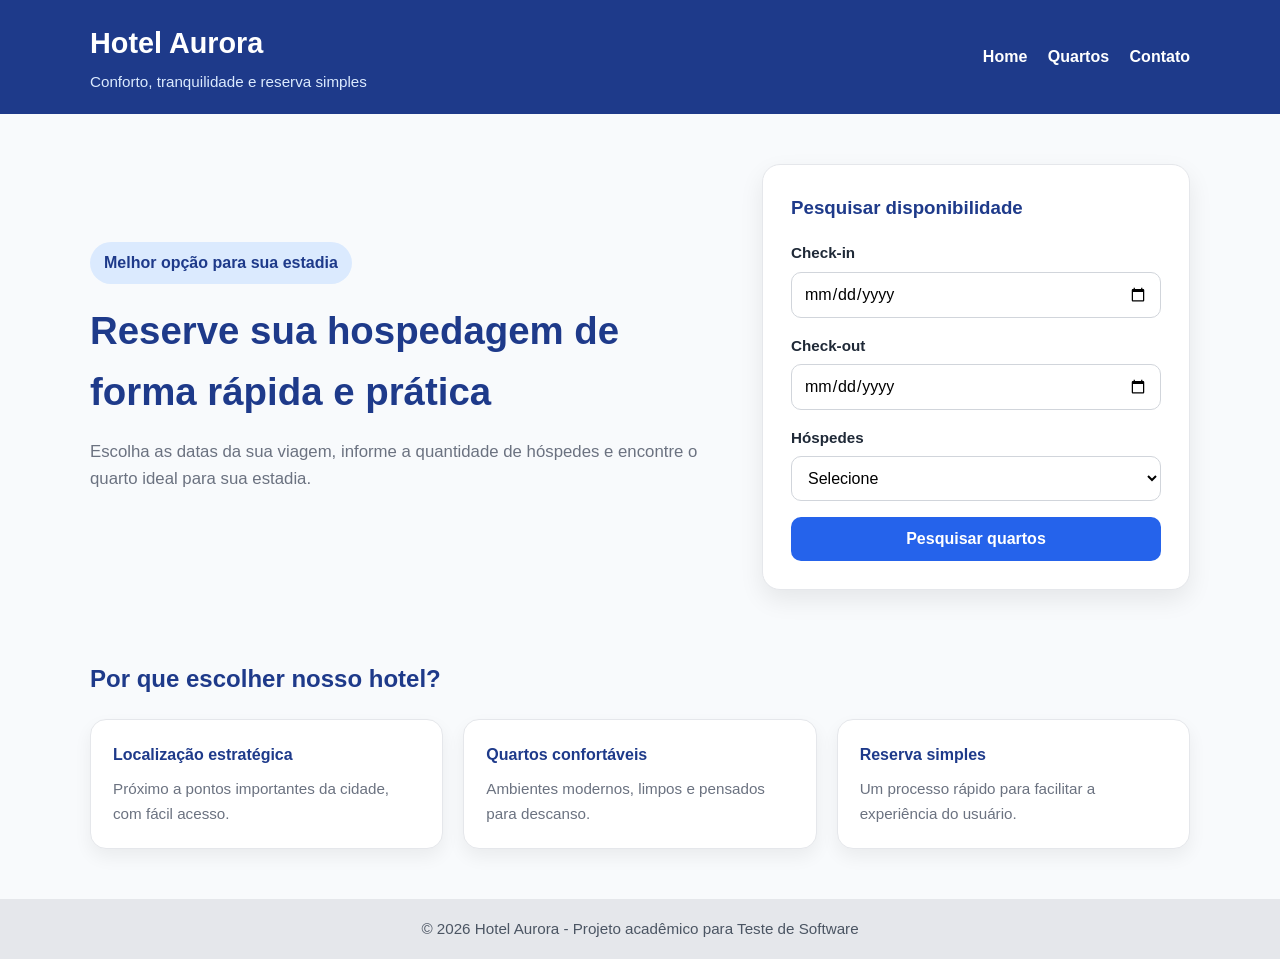
<file: app/index.html>
<!DOCTYPE html>
<html lang="pt-BR">
<head>
  <meta charset="UTF-8" />
  <meta name="viewport" content="width=device-width, initial-scale=1.0" />
  <title>Hotel Aurora | Reserva de Hotel</title>
  <link rel="stylesheet" href="../app/css/index.css">
</head>
<body>
  <header>
    <div class="container topbar">
      <div class="brand">
        <h1>Hotel Aurora</h1>
        <p>Conforto, tranquilidade e reserva simples</p>
      </div>

      <nav>
        <a href="index.html">Home</a>
        <a href="quartos.html">Quartos</a>
        <a href="contato.html">Contato</a>
      </nav>
    </div>
  </header>

  <main class="container">
    <section class="hero">
      <div class="hero-text">
        <span class="badge">Melhor opção para sua estadia</span>
        <h2>Reserve sua hospedagem de forma rápida e prática</h2>
        <p>
          Escolha as datas da sua viagem, informe a quantidade de hóspedes e encontre
          o quarto ideal para sua estadia.
        </p>
      </div>

      <div class="hero-card">
        <h3>Pesquisar disponibilidade</h3>

        <form id="formBusca">
          <div class="form-group">
            <label for="checkin">Check-in</label>
            <input type="date" id="checkin" name="checkin" />
          </div>

          <div class="form-group">
            <label for="checkout">Check-out</label>
            <input type="date" id="checkout" name="checkout" />
          </div>

          <div class="form-group">
            <label for="hospedes">Hóspedes</label>
            <select id="hospedes" name="hospedes">
              <option value="">Selecione</option>
              <option value="1">1 hóspede</option>
              <option value="2">2 hóspedes</option>
              <option value="3">3 hóspedes</option>
              <option value="4">4 hóspedes</option>
            </select>
          </div>

          <button type="submit" class="btn" id="btn-pesquisar">
            Pesquisar quartos
          </button>

          <div id="msgErro" class="message error"></div>
          <div id="msgSucesso" class="message success"></div>
        </form>
      </div>
    </section>

    <section class="section">
      <h2 style="color: var(--primary); margin-bottom: 10px;">Por que escolher nosso hotel?</h2>
      <div class="features">
        <article class="feature">
          <h4>Localização estratégica</h4>
          <p>Próximo a pontos importantes da cidade, com fácil acesso.</p>
        </article>

        <article class="feature">
          <h4>Quartos confortáveis</h4>
          <p>Ambientes modernos, limpos e pensados para descanso.</p>
        </article>

        <article class="feature">
          <h4>Reserva simples</h4>
          <p>Um processo rápido para facilitar a experiência do usuário.</p>
        </article>
      </div>
    </section>
  </main>

  <footer>
    <p>© 2026 Hotel Aurora - Projeto acadêmico para Teste de Software</p>
  </footer>
  
  <script src="../app/js/index.js"></script>
</body>
</html>
</file>
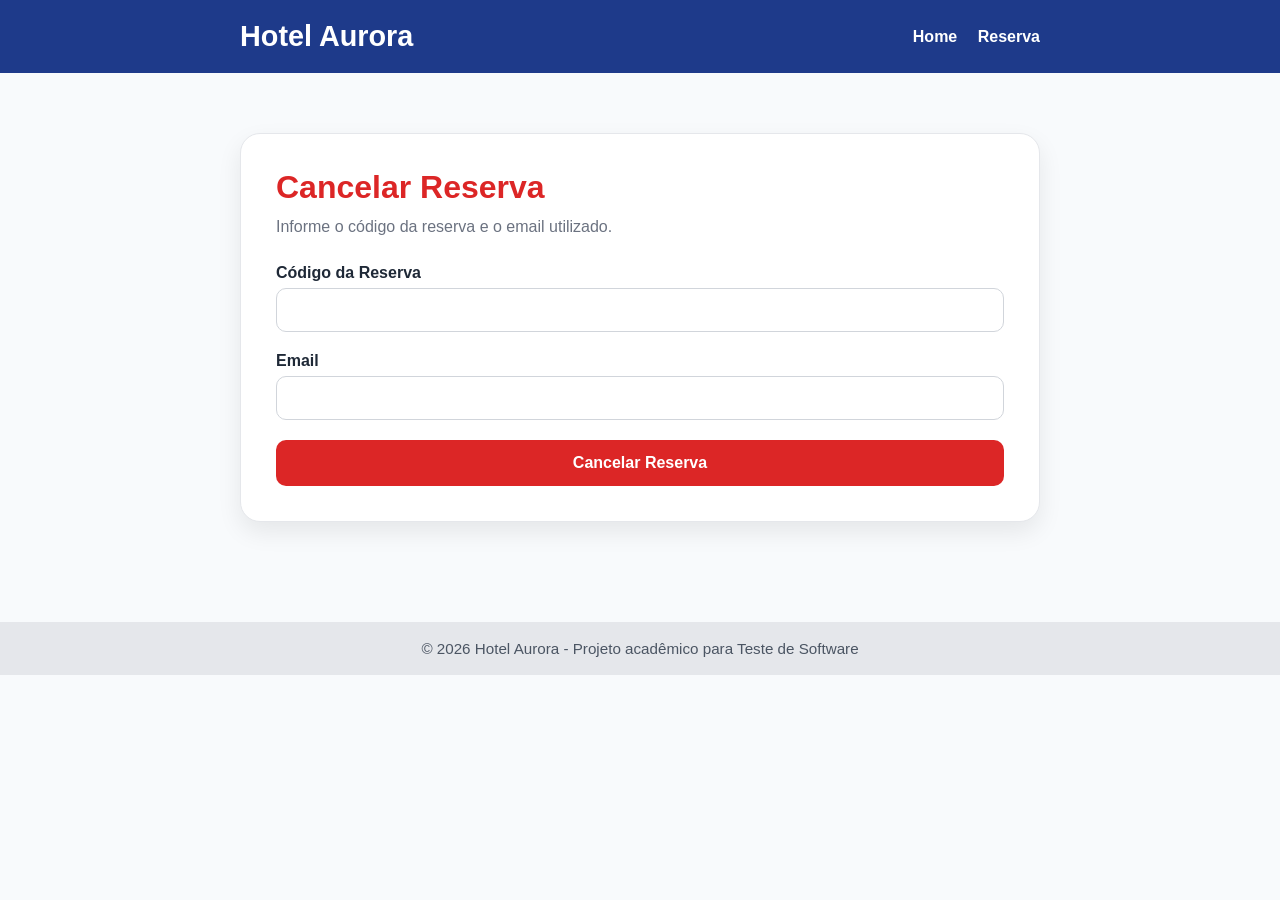
<file: app/cancelamento.html>
<!DOCTYPE html>
<html lang="pt-BR">
<head>
  <meta charset="UTF-8">
  <meta name="viewport" content="width=device-width, initial-scale=1.0">
  <title>Cancelar Reserva | Hotel Aurora</title>
  <link rel="stylesheet" href="../app/css/cancelamento.css">
</head>

<body>

<header>
  <div class="container topbar">

    <div class="brand">
      <h1>Hotel Aurora</h1>
    </div>

    <nav>
      <a href="index.html">Home</a>
      <a href="confirmacao.html">Reserva</a>
    </nav>

  </div>
</header>

<main class="container">

  <section class="cancel-section">

    <div class="cancel-card">

      <h2>Cancelar Reserva</h2>

      <p>
        Informe o código da reserva e o email utilizado.
      </p>

      <form id="formCancelamento">

        <div class="form-group">
          <label for="codigo">Código da Reserva</label>
          <input type="text" id="codigo">
        </div>

        <div class="form-group">
          <label for="email">Email</label>
          <input type="email" id="email">
        </div>

        <button type="submit" class="btn btn-danger">
          Cancelar Reserva
        </button>

        <div id="msgErro" class="message error"></div>
        <div id="msgSucesso" class="message success"></div>

      </form>

    </div>

  </section>

</main>

<footer>
  <p>© 2026 Hotel Aurora - Projeto acadêmico para Teste de Software</p>
</footer>

<script src="../app/js/cancelamento.js"></script>
</body>
</html>
</file>
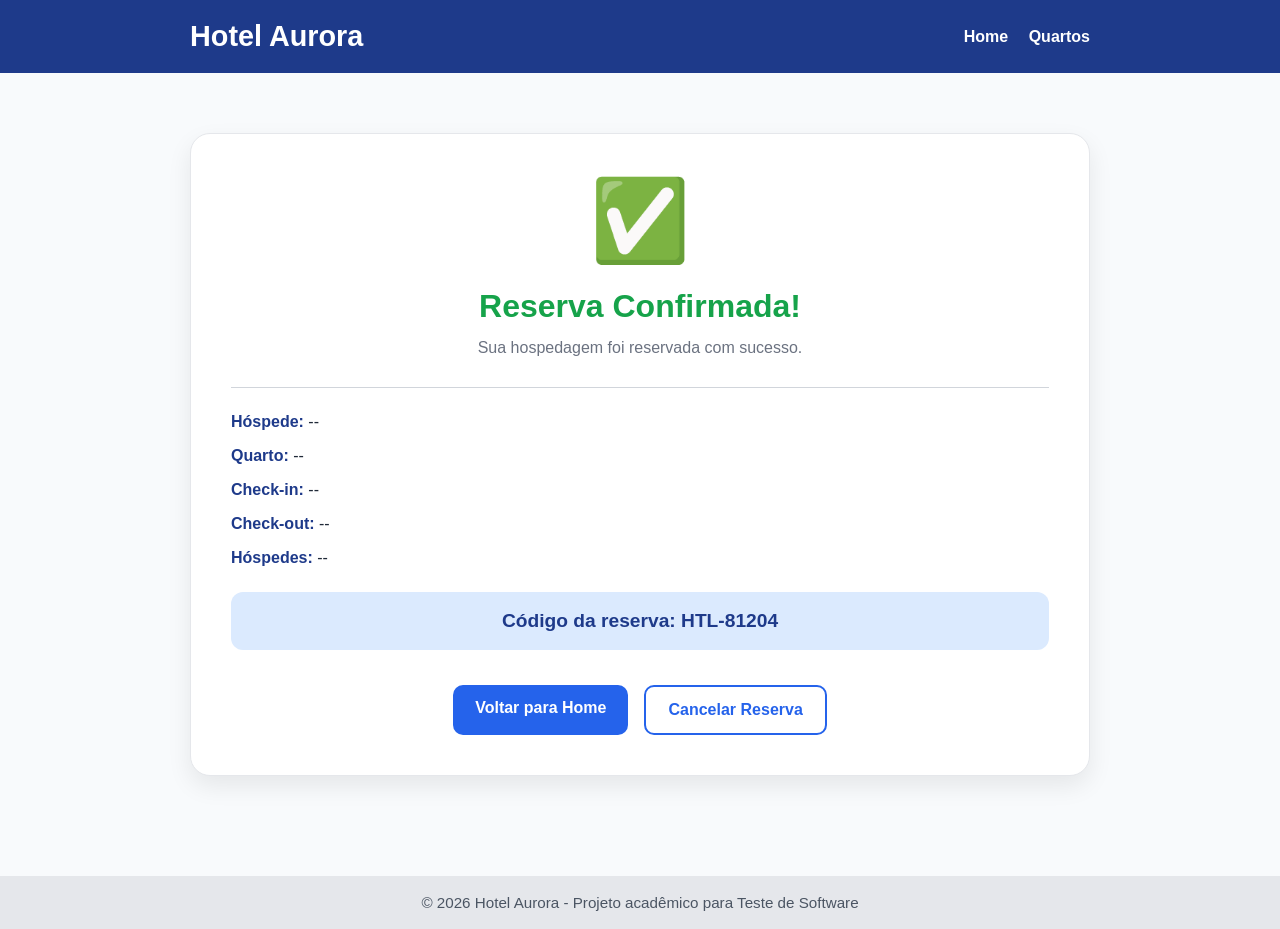
<file: app/confirmacao.html>
<!DOCTYPE html>
<html lang="pt-BR">
<head>
  <meta charset="UTF-8">
  <meta name="viewport" content="width=device-width, initial-scale=1.0">
  <title>Reserva Confirmada | Hotel Aurora</title>
  <link rel="stylesheet" href="../app/css/confirmacao.css">
</head>
<body>
<header>
  <div class="container topbar">
    <div class="brand">
      <h1>Hotel Aurora</h1>
    </div>

    <nav>
      <a href="index.html">Home</a>
      <a href="quartos.html">Quartos</a>
    </nav>
  </div>
</header>

<main class="container">

  <section class="confirmation-section">

    <div class="confirmation-card">

      <div class="success-icon">✅</div>

      <h2>Reserva Confirmada!</h2>

      <p>
        Sua hospedagem foi reservada com sucesso.
      </p>

      <div class="reservation-details">

        <div class="detail-item">
          <strong>Hóspede:</strong>
          <span id="nomeHospede">--</span>
        </div>

        <div class="detail-item">
          <strong>Quarto:</strong>
          <span id="quarto">--</span>
        </div>

        <div class="detail-item">
          <strong>Check-in:</strong>
          <span id="checkin">--</span>
        </div>

        <div class="detail-item">
          <strong>Check-out:</strong>
          <span id="checkout">--</span>
        </div>

        <div class="detail-item">
          <strong>Hóspedes:</strong>
          <span id="hospedes">--</span>
        </div>

      </div>

      <div class="reservation-code">
        Código da reserva:
        <span id="codigoReserva"></span>
      </div>

      <div class="buttons">
        <a href="index.html" class="btn btn-primary">
          Voltar para Home
        </a>

        <a href="cancelamento.html" class="btn btn-outline">
          Cancelar Reserva
        </a>
      </div>

    </div>

  </section>

</main>

<footer>
  <p>© 2026 Hotel Aurora - Projeto acadêmico para Teste de Software</p>
</footer>

<script src="../app/js/confirmacao.js"></script>
</body>
</html>
</file>
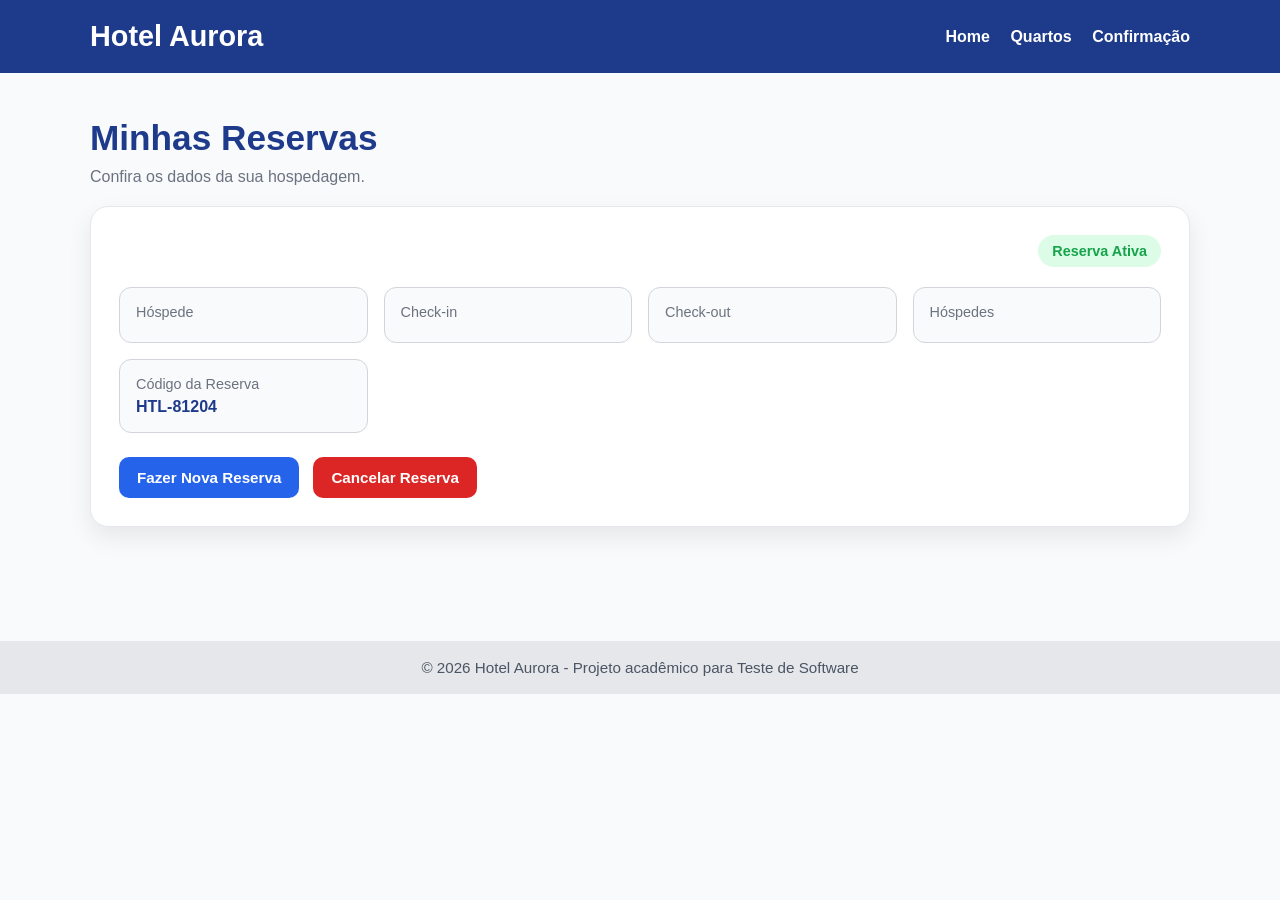
<file: app/minhas-reservas.html>
<!DOCTYPE html>
<html lang="pt-BR">
<head>
  <meta charset="UTF-8">
  <meta name="viewport" content="width=device-width, initial-scale=1.0">
  <title>Minhas Reservas | Hotel Aurora</title>
  <link rel="stylesheet" href="../app/css/minhas-reservas.css">
</head>
<body>
<header>
  <div class="container topbar">

    <div class="brand">
      <h1>Hotel Aurora</h1>
    </div>

    <nav>
      <a href="index.html">Home</a>
      <a href="quartos.html">Quartos</a>
      <a href="confirmacao.html">Confirmação</a>
    </nav>

  </div>
</header>

<main class="container">

  <section class="page-title">
    <h2>Minhas Reservas</h2>

    <p>
      Confira os dados da sua hospedagem.
    </p>
  </section>

  <section class="reservas-container">

    <div class="card-reserva" id="cardReserva">

      <div class="card-header">
        <h3 id="nomeQuarto">--</h3>

        <div class="status">
          Reserva Ativa
        </div>
      </div>

      <div class="reserva-info">

        <div class="info-box">
          <span>Hóspede</span>
          <strong id="nomeHospede">--</strong>
        </div>

        <div class="info-box">
          <span>Check-in</span>
          <strong id="checkin">--</strong>
        </div>

        <div class="info-box">
          <span>Check-out</span>
          <strong id="checkout">--</strong>
        </div>

        <div class="info-box">
          <span>Hóspedes</span>
          <strong id="hospedes">--</strong>
        </div>

        <div class="info-box">
          <span>Código da Reserva</span>
          <strong id="codigoReserva">--</strong>
        </div>

      </div>

      <div class="buttons">

        <a href="quartos.html" class="btn btn-primary">
          Fazer Nova Reserva
        </a>

        <a href="cancelamento.html" class="btn btn-danger">
          Cancelar Reserva
        </a>

      </div>

    </div>

    <div class="empty-state" id="emptyState">

      <h3>Nenhuma reserva encontrada</h3>

      <p>
        Você ainda não possui reservas cadastradas.
      </p>

      <a href="quartos.html" class="btn btn-primary">
        Reservar Agora
      </a>

    </div>

  </section>

</main>

<footer>
  <p>© 2026 Hotel Aurora - Projeto acadêmico para Teste de Software</p>
</footer>

<script src="../app/js/minhas-reservas.js"></script>
</body>
</html>
</file>
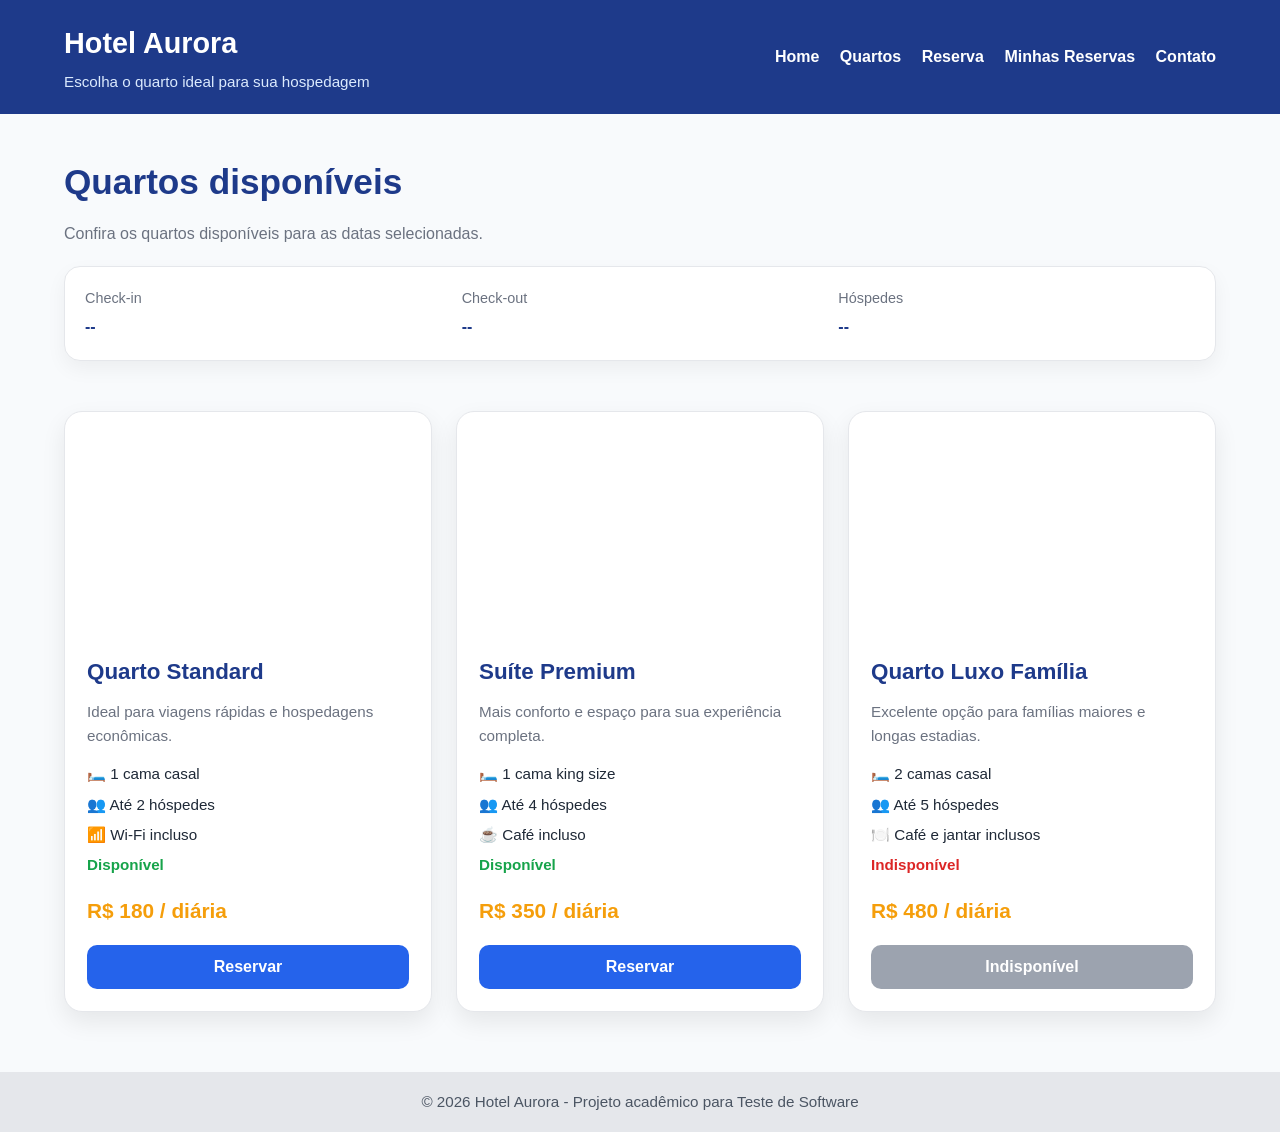
<file: app/quartos.html>
<!DOCTYPE html>
<html lang="pt-BR">
<head>
  <meta charset="UTF-8" />
  <meta name="viewport" content="width=device-width, initial-scale=1.0" />
  <title>Quartos Disponíveis | Hotel Aurora</title>
  <link rel="stylesheet" href="../app/css/quartos.css">
</head>
<body>
  <header>
    <div class="container topbar">
      <div class="brand">
        <h1>Hotel Aurora</h1>
        <p>Escolha o quarto ideal para sua hospedagem</p>
      </div>

      <nav>
        <a href="index.html">Home</a>
        <a href="quartos.html">Quartos</a>
        <a href="reserva.html">Reserva</a>
        <a href="minhas-reservas.html">Minhas Reservas</a>
        <a href="contato.html">Contato</a>
      </nav>
    </div>
  </header>

  <main class="container">

    <section class="hero">
      <h2>Quartos disponíveis</h2>
      <p>
        Confira os quartos disponíveis para as datas selecionadas.
      </p>

      <div class="summary">
        <div class="summary-item">
          <span>Check-in</span>
          <strong id="info-checkin">--</strong>
        </div>

        <div class="summary-item">
          <span>Check-out</span>
          <strong id="info-checkout">--</strong>
        </div>

        <div class="summary-item">
          <span>Hóspedes</span>
          <strong id="info-hospedes">--</strong>
        </div>
      </div>
    </section>

    <section class="rooms-section">
      <div class="rooms-grid">

        <!-- Quarto 1 -->
        <article class="room-card">

          <div
            class="room-image"
            style="background-image: url('https://images.unsplash.com/photo-1566665797739-1674de7a421a?q=80&w=1200');">
          </div>

          <div class="room-content">
            <h3>Quarto Standard</h3>

            <p>
              Ideal para viagens rápidas e hospedagens econômicas.
            </p>

            <div class="room-info">
              <div>🛏️ 1 cama casal</div>
              <div>👥 Até 2 hóspedes</div>
              <div>📶 Wi-Fi incluso</div>
              <div class="available">Disponível</div>
            </div>

            <div class="price">
              R$ 180 / diária
            </div>

            <button
              class="btn reservar-btn"
              data-quarto="Quarto Standard"
              data-valor="180">
              Reservar
            </button>
          </div>
        </article>

        <!-- Quarto 2 -->
        <article class="room-card">

          <div
            class="room-image"
            style="background-image: url('https://images.unsplash.com/photo-1582719508461-905c673771fd?q=80&w=1200');">
          </div>

          <div class="room-content">
            <h3>Suíte Premium</h3>

            <p>
              Mais conforto e espaço para sua experiência completa.
            </p>

            <div class="room-info">
              <div>🛏️ 1 cama king size</div>
              <div>👥 Até 4 hóspedes</div>
              <div>☕ Café incluso</div>
              <div class="available">Disponível</div>
            </div>

            <div class="price">
              R$ 350 / diária
            </div>

            <button
              class="btn reservar-btn"
              data-quarto="Suíte Premium"
              data-valor="350">
              Reservar
            </button>
          </div>
        </article>

        <!-- Quarto 3 -->
        <article class="room-card">

          <div
            class="room-image"
            style="background-image: url('https://images.unsplash.com/photo-1590490360182-c33d57733427?q=80&w=1200');">
          </div>

          <div class="room-content">
            <h3>Quarto Luxo Família</h3>

            <p>
              Excelente opção para famílias maiores e longas estadias.
            </p>

            <div class="room-info">
              <div>🛏️ 2 camas casal</div>
              <div>👥 Até 5 hóspedes</div>
              <div>🍽️ Café e jantar inclusos</div>
              <div class="unavailable">Indisponível</div>
            </div>

            <div class="price">
              R$ 480 / diária
            </div>

            <button
              class="btn btn-disabled"
              disabled>
              Indisponível
            </button>
          </div>
        </article>

      </div>
    </section>
  </main>

  <footer>
    <p>© 2026 Hotel Aurora - Projeto acadêmico para Teste de Software</p>
  </footer>
  
  <script src="../app/js/quartos.js"></script>
</body>
</html>
</file>
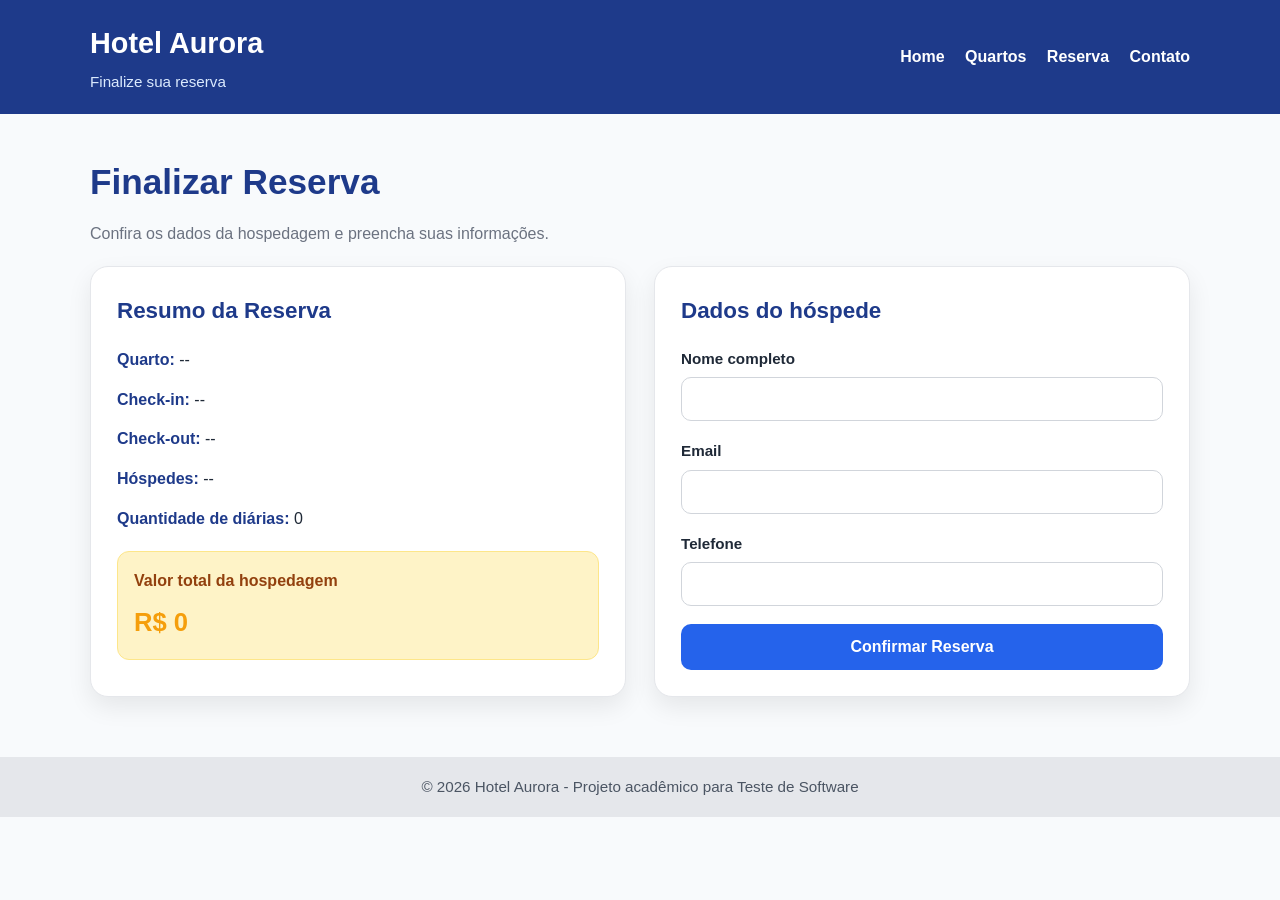
<file: app/reserva.html>
<!DOCTYPE html>
<html lang="pt-BR">
<head>
  <meta charset="UTF-8" />
  <meta name="viewport" content="width=device-width, initial-scale=1.0" />
  <title>Finalizar Reserva | Hotel Aurora</title>
  <link rel="stylesheet" href="../app/css/reserva.css">
</head>

<body>

  <header>
    <div class="container topbar">
      <div class="brand">
        <h1>Hotel Aurora</h1>
        <p>Finalize sua reserva</p>
      </div>

      <nav>
        <a href="index.html">Home</a>
        <a href="quartos.html">Quartos</a>
        <a href="reserva.html">Reserva</a>
        <a href="contato.html">Contato</a>
      </nav>
    </div>
  </header>

  <main class="container">

    <section class="page-title">
      <h2>Finalizar Reserva</h2>
      <p>
        Confira os dados da hospedagem e preencha suas informações.
      </p>
    </section>

    <section class="reservation-layout">

      <!-- Resumo -->
      <div class="card">

        <h3>Resumo da Reserva</h3>

        <div class="reservation-info">
          <div>
            <strong>Quarto:</strong>
            <span id="quartoSelecionado">--</span>
          </div>

          <div>
            <strong>Check-in:</strong>
            <span id="checkin">--</span>
          </div>

          <div>
            <strong>Check-out:</strong>
            <span id="checkout">--</span>
          </div>

          <div>
            <strong>Hóspedes:</strong>
            <span id="hospedes">--</span>
          </div>

          <div>
            <strong>Quantidade de diárias:</strong>
            <span id="diarias">--</span>
          </div>
        </div>

        <div class="price-box">
          <h4>Valor total da hospedagem</h4>

          <div class="price-total" id="valorTotal">
            R$ 0
          </div>
        </div>

      </div>

      <!-- Formulário -->
      <div class="card">

        <h3>Dados do hóspede</h3>

        <form id="formReserva">

          <div class="form-group">
            <label for="nome">Nome completo</label>
            <input type="text" id="nome" />
          </div>

          <div class="form-group">
            <label for="email">Email</label>
            <input type="email" id="email" />
          </div>

          <div class="form-group">
            <label for="telefone">Telefone</label>
            <input type="text" id="telefone" />
          </div>

          <button type="submit" class="btn" id="btnConfirmar">
            Confirmar Reserva
          </button>

          <div id="msgErro" class="message error"></div>
          <div id="msgSucesso" class="message success"></div>

        </form>
      </div>

    </section>

  </main>

  <footer>
    <p>© 2026 Hotel Aurora - Projeto acadêmico para Teste de Software</p>
  </footer>
  
  <script src="../app/js/reserva.js"></script>
</body>
</html>
</file>
<file: app/css/index.css>
:root {
    --primary: #1e3a8a;
    --secondary: #2563eb;
    --accent: #f59e0b;
    --bg: #f8fafc;
    --text: #1f2937;
    --muted: #6b7280;
    --white: #ffffff;
    --border: #d1d5db;
    --error: #dc2626;
    --success: #16a34a;
  }

  * {
    margin: 0;
    padding: 0;
    box-sizing: border-box;
    font-family: Arial, Helvetica, sans-serif;
  }

  body {
    background: var(--bg);
    color: var(--text);
    line-height: 1.6;
  }

  header {
    background: var(--primary);
    color: var(--white);
    padding: 20px 0;
  }

  .container {
    width: 90%;
    max-width: 1100px;
    margin: 0 auto;
  }

  .topbar {
    display: flex;
    justify-content: space-between;
    align-items: center;
    gap: 20px;
    flex-wrap: wrap;
  }

  .brand h1 {
    font-size: 1.8rem;
    margin-bottom: 4px;
  }

  .brand p {
    font-size: 0.95rem;
    color: #dbeafe;
  }

  nav a {
    color: var(--white);
    text-decoration: none;
    margin-left: 16px;
    font-weight: bold;
  }

  nav a:hover {
    text-decoration: underline;
  }

  .hero {
    display: grid;
    grid-template-columns: 1.2fr 0.8fr;
    gap: 30px;
    align-items: center;
    padding: 50px 0;
  }

  .hero-text h2 {
    font-size: 2.4rem;
    color: var(--primary);
    margin-bottom: 16px;
  }

  .hero-text p {
    font-size: 1.05rem;
    color: var(--muted);
    margin-bottom: 20px;
  }

  .badge {
    display: inline-block;
    background: #dbeafe;
    color: var(--primary);
    padding: 8px 14px;
    border-radius: 999px;
    font-weight: bold;
    margin-bottom: 16px;
  }

  .hero-card {
    background: var(--white);
    padding: 28px;
    border-radius: 18px;
    box-shadow: 0 10px 25px rgba(0, 0, 0, 0.08);
    border: 1px solid #e5e7eb;
  }

  .hero-card h3 {
    margin-bottom: 18px;
    color: var(--primary);
  }

  .form-group {
    margin-bottom: 16px;
  }

  .form-group label {
    display: block;
    margin-bottom: 6px;
    font-weight: bold;
    font-size: 0.95rem;
  }

  .form-group input,
  .form-group select {
    width: 100%;
    padding: 12px;
    border: 1px solid var(--border);
    border-radius: 10px;
    font-size: 1rem;
    outline: none;
    background: #fff;
  }

  .form-group input:focus,
  .form-group select:focus {
    border-color: var(--secondary);
  }

  .btn {
    width: 100%;
    padding: 13px;
    border: none;
    border-radius: 10px;
    background: var(--secondary);
    color: var(--white);
    font-size: 1rem;
    font-weight: bold;
    cursor: pointer;
    transition: 0.3s;
  }

  .btn:hover {
    background: var(--primary);
  }

  .message {
    margin-top: 14px;
    padding: 12px;
    border-radius: 10px;
    display: none;
    font-size: 0.95rem;
  }

  .error {
    background: #fee2e2;
    color: var(--error);
    border: 1px solid #fca5a5;
  }

  .success {
    background: #dcfce7;
    color: var(--success);
    border: 1px solid #86efac;
  }

  .section {
    padding: 20px 0 50px;
  }

  .features {
    display: grid;
    grid-template-columns: repeat(auto-fit, minmax(220px, 1fr));
    gap: 20px;
    margin-top: 20px;
  }

  .feature {
    background: var(--white);
    border-radius: 16px;
    padding: 22px;
    box-shadow: 0 8px 18px rgba(0, 0, 0, 0.06);
    border: 1px solid #e5e7eb;
  }

  .feature h4 {
    margin-bottom: 10px;
    color: var(--primary);
  }

  .feature p {
    color: var(--muted);
    font-size: 0.95rem;
  }

  footer {
    background: #e5e7eb;
    padding: 18px 0;
    text-align: center;
    color: #4b5563;
    font-size: 0.95rem;
  }

  @media (max-width: 768px) {
    .hero {
      grid-template-columns: 1fr;
    }

    .hero-text h2 {
      font-size: 2rem;
    }

    nav a {
      margin-left: 0;
      margin-right: 14px;
    }
  }
</file>
<file: app/css/cancelamento.css>
:root {
    --primary: #1e3a8a;
    --secondary: #2563eb;
    --danger: #dc2626;
    --success: #16a34a;
    --bg: #f8fafc;
    --white: #ffffff;
    --text: #1f2937;
    --muted: #6b7280;
    --border: #d1d5db;
  }

  * {
    margin: 0;
    padding: 0;
    box-sizing: border-box;
    font-family: Arial, Helvetica, sans-serif;
  }

  body {
    background: var(--bg);
    color: var(--text);
  }

  header {
    background: var(--primary);
    color: var(--white);
    padding: 20px 0;
  }

  .container {
    width: 90%;
    max-width: 800px;
    margin: 0 auto;
  }

  .topbar {
    display: flex;
    justify-content: space-between;
    align-items: center;
    flex-wrap: wrap;
    gap: 20px;
  }

  .brand h1 {
    font-size: 1.8rem;
  }

  nav a {
    color: var(--white);
    text-decoration: none;
    margin-left: 16px;
    font-weight: bold;
  }

  .cancel-section {
    padding: 60px 0;
  }

  .cancel-card {
    background: var(--white);
    border-radius: 20px;
    padding: 35px;
    box-shadow: 0 10px 25px rgba(0,0,0,0.08);
    border: 1px solid #e5e7eb;
  }

  .cancel-card h2 {
    color: var(--danger);
    margin-bottom: 12px;
    font-size: 2rem;
  }

  .cancel-card p {
    color: var(--muted);
    margin-bottom: 28px;
  }

  .form-group {
    margin-bottom: 20px;
  }

  .form-group label {
    display: block;
    margin-bottom: 6px;
    font-weight: bold;
  }

  .form-group input {
    width: 100%;
    padding: 12px;
    border-radius: 10px;
    border: 1px solid var(--border);
    font-size: 1rem;
    outline: none;
  }

  .form-group input:focus {
    border-color: var(--secondary);
  }

  .btn {
    width: 100%;
    border: none;
    padding: 14px;
    border-radius: 10px;
    cursor: pointer;
    font-size: 1rem;
    font-weight: bold;
    transition: 0.3s;
  }

  .btn-danger {
    background: var(--danger);
    color: var(--white);
  }

  .btn-danger:hover {
    opacity: 0.9;
  }

  .message {
    margin-top: 20px;
    padding: 14px;
    border-radius: 10px;
    display: none;
    font-size: 0.95rem;
  }

  .error {
    background: #fee2e2;
    color: var(--danger);
    border: 1px solid #fca5a5;
  }

  .success {
    background: #dcfce7;
    color: var(--success);
    border: 1px solid #86efac;
  }

  footer {
    background: #e5e7eb;
    padding: 18px 0;
    text-align: center;
    color: #4b5563;
    font-size: 0.95rem;
    margin-top: 40px;
  }
</file>
<file: app/css/confirmacao.css>
:root {
    --primary: #1e3a8a;
    --secondary: #2563eb;
    --success: #16a34a;
    --bg: #f8fafc;
    --text: #1f2937;
    --muted: #6b7280;
    --white: #ffffff;
    --border: #d1d5db;
  }

  * {
    margin: 0;
    padding: 0;
    box-sizing: border-box;
    font-family: Arial, Helvetica, sans-serif;
  }

  body {
    background: var(--bg);
    color: var(--text);
  }

  header {
    background: var(--primary);
    color: var(--white);
    padding: 20px 0;
  }

  .container {
    width: 90%;
    max-width: 900px;
    margin: 0 auto;
  }

  .topbar {
    display: flex;
    justify-content: space-between;
    align-items: center;
    flex-wrap: wrap;
    gap: 20px;
  }

  .brand h1 {
    font-size: 1.8rem;
  }

  nav a {
    color: var(--white);
    text-decoration: none;
    margin-left: 16px;
    font-weight: bold;
  }

  .confirmation-section {
    padding: 60px 0;
  }

  .confirmation-card {
    background: var(--white);
    border-radius: 20px;
    padding: 40px;
    box-shadow: 0 10px 25px rgba(0,0,0,0.08);
    border: 1px solid #e5e7eb;
    text-align: center;
  }

  .success-icon {
    font-size: 5rem;
    margin-bottom: 20px;
  }

  .confirmation-card h2 {
    color: var(--success);
    margin-bottom: 14px;
    font-size: 2rem;
  }

  .confirmation-card p {
    color: var(--muted);
    margin-bottom: 30px;
    font-size: 1rem;
  }

  .reservation-details {
    text-align: left;
    margin-top: 30px;
    border-top: 1px solid var(--border);
    padding-top: 25px;
  }

  .detail-item {
    margin-bottom: 16px;
    font-size: 1rem;
  }

  .detail-item strong {
    color: var(--primary);
  }

  .reservation-code {
    margin-top: 25px;
    background: #dbeafe;
    padding: 18px;
    border-radius: 12px;
    color: var(--primary);
    font-size: 1.2rem;
    font-weight: bold;
  }

  .buttons {
    margin-top: 35px;
    display: flex;
    gap: 16px;
    flex-wrap: wrap;
    justify-content: center;
  }

  .btn {
    border: none;
    padding: 14px 22px;
    border-radius: 10px;
    cursor: pointer;
    font-size: 1rem;
    font-weight: bold;
    transition: 0.3s;
    text-decoration: none;
  }

  .btn-primary {
    background: var(--secondary);
    color: var(--white);
  }

  .btn-primary:hover {
    background: var(--primary);
  }

  .btn-outline {
    border: 2px solid var(--secondary);
    color: var(--secondary);
    background: transparent;
  }

  .btn-outline:hover {
    background: var(--secondary);
    color: var(--white);
  }

  footer {
    background: #e5e7eb;
    padding: 18px 0;
    text-align: center;
    color: #4b5563;
    font-size: 0.95rem;
    margin-top: 40px;
  }
</file>
<file: app/css/minhas-reservas.css>
:root {
    --primary: #1e3a8a;
    --secondary: #2563eb;
    --success: #16a34a;
    --danger: #dc2626;
    --bg: #f8fafc;
    --white: #ffffff;
    --text: #1f2937;
    --muted: #6b7280;
    --border: #d1d5db;
  }

  * {
    margin: 0;
    padding: 0;
    box-sizing: border-box;
    font-family: Arial, Helvetica, sans-serif;
  }

  body {
    background: var(--bg);
    color: var(--text);
  }

  header {
    background: var(--primary);
    color: var(--white);
    padding: 20px 0;
  }

  .container {
    width: 90%;
    max-width: 1100px;
    margin: 0 auto;
  }

  .topbar {
    display: flex;
    justify-content: space-between;
    align-items: center;
    flex-wrap: wrap;
    gap: 20px;
  }

  .brand h1 {
    font-size: 1.8rem;
  }

  nav a {
    color: var(--white);
    text-decoration: none;
    margin-left: 16px;
    font-weight: bold;
  }

  .page-title {
    padding: 45px 0 20px;
  }

  .page-title h2 {
    color: var(--primary);
    font-size: 2.2rem;
    margin-bottom: 10px;
  }

  .page-title p {
    color: var(--muted);
  }

  .reservas-container {
    padding-bottom: 60px;
  }

  .card-reserva {
    background: var(--white);
    border-radius: 18px;
    padding: 28px;
    margin-bottom: 24px;
    border: 1px solid #e5e7eb;
    box-shadow: 0 10px 25px rgba(0,0,0,0.08);
  }

  .card-header {
    display: flex;
    justify-content: space-between;
    align-items: center;
    flex-wrap: wrap;
    gap: 14px;
    margin-bottom: 20px;
  }

  .card-header h3 {
    color: var(--primary);
    font-size: 1.5rem;
  }

  .status {
    background: #dcfce7;
    color: var(--success);
    padding: 8px 14px;
    border-radius: 999px;
    font-size: 0.9rem;
    font-weight: bold;
  }

  .reserva-info {
    display: grid;
    grid-template-columns: repeat(auto-fit, minmax(220px, 1fr));
    gap: 16px;
    margin-bottom: 24px;
  }

  .info-box {
    background: #f9fafb;
    padding: 16px;
    border-radius: 12px;
    border: 1px solid var(--border);
  }

  .info-box span {
    display: block;
    color: var(--muted);
    margin-bottom: 6px;
    font-size: 0.9rem;
  }

  .info-box strong {
    color: var(--primary);
    font-size: 1rem;
  }

  .buttons {
    display: flex;
    gap: 14px;
    flex-wrap: wrap;
  }

  .btn {
    border: none;
    padding: 12px 18px;
    border-radius: 10px;
    cursor: pointer;
    font-size: 0.95rem;
    font-weight: bold;
    transition: 0.3s;
    text-decoration: none;
  }

  .btn-primary {
    background: var(--secondary);
    color: var(--white);
  }

  .btn-primary:hover {
    background: var(--primary);
  }

  .btn-danger {
    background: var(--danger);
    color: var(--white);
  }

  .btn-danger:hover {
    opacity: 0.9;
  }

  .empty-state {
    background: var(--white);
    border-radius: 18px;
    padding: 40px;
    text-align: center;
    border: 1px solid #e5e7eb;
    box-shadow: 0 10px 25px rgba(0,0,0,0.08);
    display: none;
  }

  .empty-state h3 {
    color: var(--primary);
    margin-bottom: 12px;
    font-size: 1.7rem;
  }

  .empty-state p {
    color: var(--muted);
    margin-bottom: 20px;
  }

  footer {
    background: #e5e7eb;
    padding: 18px 0;
    text-align: center;
    color: #4b5563;
    font-size: 0.95rem;
    margin-top: 30px;
  }

  @media (max-width: 768px) {
    nav a {
      margin-left: 0;
      margin-right: 12px;
    }
  }
</file>
<file: app/css/quartos.css>
:root {
    --primary: #1e3a8a;
    --secondary: #2563eb;
    --accent: #f59e0b;
    --bg: #f8fafc;
    --text: #1f2937;
    --muted: #6b7280;
    --white: #ffffff;
    --border: #d1d5db;
    --success: #16a34a;
    --danger: #dc2626;
  }

  * {
    margin: 0;
    padding: 0;
    box-sizing: border-box;
    font-family: Arial, Helvetica, sans-serif;
  }

  body {
    background: var(--bg);
    color: var(--text);
    line-height: 1.6;
  }

  header {
    background: var(--primary);
    color: var(--white);
    padding: 20px 0;
  }

  .container {
    width: 90%;
    max-width: 1200px;
    margin: 0 auto;
  }

  .topbar {
    display: flex;
    justify-content: space-between;
    align-items: center;
    gap: 20px;
    flex-wrap: wrap;
  }

  .brand h1 {
    font-size: 1.8rem;
    margin-bottom: 4px;
  }

  .brand p {
    font-size: 0.95rem;
    color: #dbeafe;
  }

  nav a {
    color: var(--white);
    text-decoration: none;
    margin-left: 16px;
    font-weight: bold;
  }

  nav a:hover {
    text-decoration: underline;
  }

  .hero {
    padding: 40px 0 20px;
  }

  .hero h2 {
    color: var(--primary);
    font-size: 2.2rem;
    margin-bottom: 10px;
  }

  .hero p {
    color: var(--muted);
    font-size: 1rem;
  }

  .summary {
    margin-top: 20px;
    background: var(--white);
    border: 1px solid #e5e7eb;
    border-radius: 16px;
    padding: 20px;
    display: flex;
    flex-wrap: wrap;
    gap: 20px;
    box-shadow: 0 8px 20px rgba(0,0,0,0.05);
  }

  .summary-item {
    flex: 1;
    min-width: 180px;
  }

  .summary-item span {
    display: block;
    color: var(--muted);
    font-size: 0.9rem;
    margin-bottom: 4px;
  }

  .summary-item strong {
    color: var(--primary);
    font-size: 1rem;
  }

  .rooms-section {
    padding: 30px 0 60px;
  }

  .rooms-grid {
    display: grid;
    grid-template-columns: repeat(auto-fit, minmax(300px, 1fr));
    gap: 24px;
  }

  .room-card {
    background: var(--white);
    border-radius: 18px;
    overflow: hidden;
    box-shadow: 0 10px 25px rgba(0,0,0,0.08);
    border: 1px solid #e5e7eb;
    transition: 0.3s;
  }

  .room-card:hover {
    transform: translateY(-4px);
  }

  .room-image {
    height: 220px;
    background-size: cover;
    background-position: center;
  }

  .room-content {
    padding: 22px;
  }

  .room-content h3 {
    color: var(--primary);
    margin-bottom: 10px;
    font-size: 1.4rem;
  }

  .room-content p {
    color: var(--muted);
    margin-bottom: 14px;
    font-size: 0.95rem;
  }

  .room-info {
    margin-bottom: 16px;
  }

  .room-info div {
    margin-bottom: 6px;
    font-size: 0.95rem;
  }

  .available {
    color: var(--success);
    font-weight: bold;
  }

  .unavailable {
    color: var(--danger);
    font-weight: bold;
  }

  .price {
    font-size: 1.3rem;
    color: var(--accent);
    font-weight: bold;
    margin-bottom: 18px;
  }

  .btn {
    width: 100%;
    border: none;
    padding: 13px;
    border-radius: 10px;
    background: var(--secondary);
    color: var(--white);
    font-size: 1rem;
    font-weight: bold;
    cursor: pointer;
    transition: 0.3s;
  }

  .btn:hover {
    background: var(--primary);
  }

  .btn-disabled {
    background: #9ca3af;
    cursor: not-allowed;
  }

  footer {
    background: #e5e7eb;
    padding: 18px 0;
    text-align: center;
    color: #4b5563;
    font-size: 0.95rem;
  }

  @media (max-width: 768px) {
    .hero h2 {
      font-size: 1.8rem;
    }

    nav a {
      margin-left: 0;
      margin-right: 14px;
    }
  }
</file>
<file: app/css/reserva.css>
:root {
    --primary: #1e3a8a;
    --secondary: #2563eb;
    --accent: #f59e0b;
    --bg: #f8fafc;
    --text: #1f2937;
    --muted: #6b7280;
    --white: #ffffff;
    --border: #d1d5db;
    --success: #16a34a;
    --danger: #dc2626;
  }

  * {
    margin: 0;
    padding: 0;
    box-sizing: border-box;
    font-family: Arial, Helvetica, sans-serif;
  }

  body {
    background: var(--bg);
    color: var(--text);
    line-height: 1.6;
  }

  header {
    background: var(--primary);
    color: var(--white);
    padding: 20px 0;
  }

  .container {
    width: 90%;
    max-width: 1100px;
    margin: 0 auto;
  }

  .topbar {
    display: flex;
    justify-content: space-between;
    align-items: center;
    flex-wrap: wrap;
    gap: 20px;
  }

  .brand h1 {
    font-size: 1.8rem;
    margin-bottom: 4px;
  }

  .brand p {
    font-size: 0.95rem;
    color: #dbeafe;
  }

  nav a {
    color: var(--white);
    text-decoration: none;
    margin-left: 16px;
    font-weight: bold;
  }

  nav a:hover {
    text-decoration: underline;
  }

  .page-title {
    padding: 40px 0 20px;
  }

  .page-title h2 {
    color: var(--primary);
    font-size: 2.2rem;
    margin-bottom: 10px;
  }

  .page-title p {
    color: var(--muted);
  }

  .reservation-layout {
    display: grid;
    grid-template-columns: 1fr 1fr;
    gap: 28px;
    padding-bottom: 60px;
  }

  .card {
    background: var(--white);
    border-radius: 18px;
    padding: 26px;
    box-shadow: 0 10px 25px rgba(0,0,0,0.08);
    border: 1px solid #e5e7eb;
  }

  .card h3 {
    color: var(--primary);
    margin-bottom: 18px;
    font-size: 1.4rem;
  }

  .reservation-info div {
    margin-bottom: 14px;
    font-size: 1rem;
  }

  .reservation-info strong {
    color: var(--primary);
  }

  .price-box {
    margin-top: 20px;
    padding: 16px;
    border-radius: 12px;
    background: #fef3c7;
    border: 1px solid #fde68a;
  }

  .price-box h4 {
    color: #92400e;
    margin-bottom: 8px;
  }

  .price-total {
    font-size: 1.6rem;
    font-weight: bold;
    color: var(--accent);
  }

  .form-group {
    margin-bottom: 18px;
  }

  .form-group label {
    display: block;
    margin-bottom: 6px;
    font-weight: bold;
    font-size: 0.95rem;
  }

  .form-group input {
    width: 100%;
    padding: 12px;
    border-radius: 10px;
    border: 1px solid var(--border);
    font-size: 1rem;
    outline: none;
  }

  .form-group input:focus {
    border-color: var(--secondary);
  }

  .btn {
    width: 100%;
    border: none;
    padding: 14px;
    border-radius: 10px;
    background: var(--secondary);
    color: var(--white);
    font-size: 1rem;
    font-weight: bold;
    cursor: pointer;
    transition: 0.3s;
  }

  .btn:hover {
    background: var(--primary);
  }

  .message {
    margin-top: 16px;
    padding: 12px;
    border-radius: 10px;
    display: none;
    font-size: 0.95rem;
  }

  .error {
    background: #fee2e2;
    color: var(--danger);
    border: 1px solid #fca5a5;
  }

  .success {
    background: #dcfce7;
    color: var(--success);
    border: 1px solid #86efac;
  }

  footer {
    background: #e5e7eb;
    padding: 18px 0;
    text-align: center;
    color: #4b5563;
    font-size: 0.95rem;
  }

  @media (max-width: 900px) {
    .reservation-layout {
      grid-template-columns: 1fr;
    }

    nav a {
      margin-left: 0;
      margin-right: 14px;
    }
  }
</file>
